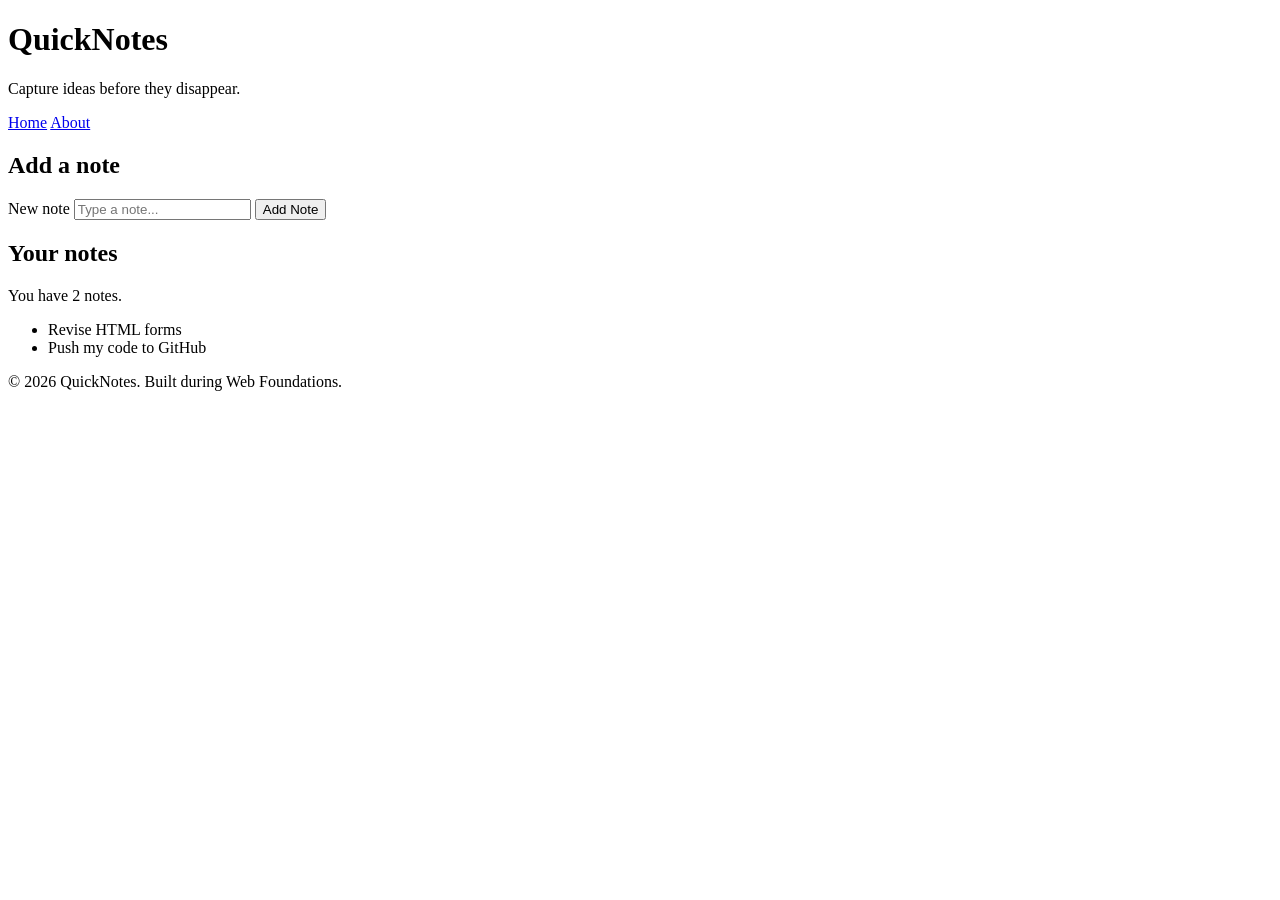
<file: day1/index.html>
<!DOCTYPE html>
<html lang="en">
  <head>
    <meta charset="UTF-8" />
    <meta name="viewport" content="width=device-width, initial-scale=1.0" />
    <title>QuickNotes</title>
  </head>
  <body>
    <header>
      <h1>QuickNotes</h1>
      <p>Capture ideas before they disappear.</p>
      <nav>
        <a href="index.html">Home</a>
        <a href="about.html">About</a>
      </nav>
    </header>

    <main>
      <section>
        <h2>Add a note</h2>
        <form id="note-form">
          <label for="note-input">New note</label>
          <input type="text" id="note-input" placeholder="Type a note..." />
          <button type="submit">Add Note</button>
        </form>
      </section>

      <section>
        <h2>Your notes</h2>
        <p id="note-count">You have 2 notes.</p>
        <ul id="notes-list">
          <li>Revise HTML forms</li>
          <li>Push my code to GitHub</li>
        </ul>
      </section>
    </main>

    <footer>
      <p>&copy; 2026 QuickNotes. Built during Web Foundations.</p>
    </footer>
  </body>
</html>
</file>
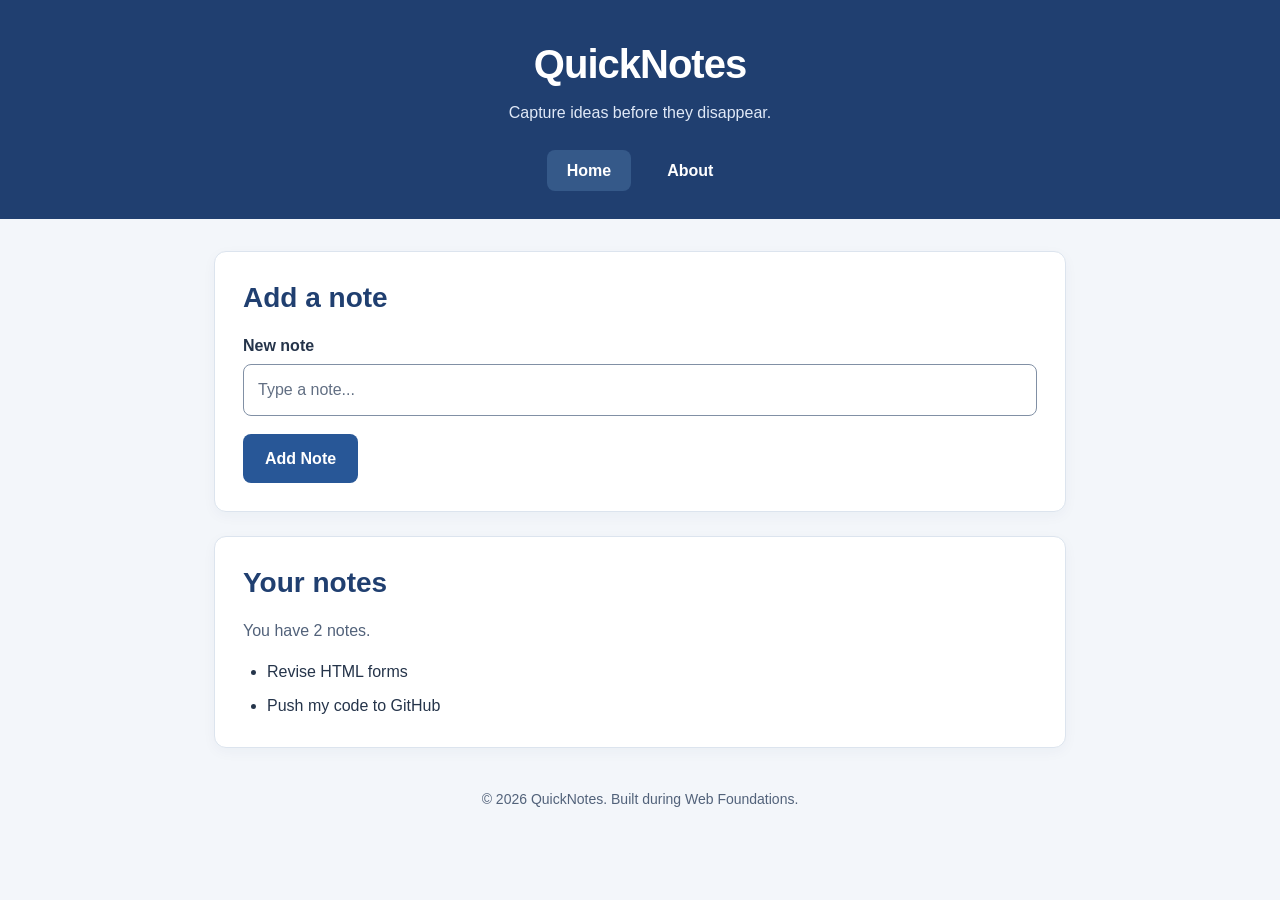
<file: day2/index.html>
<!DOCTYPE html>
<html lang="en">
  <head>
    <meta charset="UTF-8" />
    <meta name="viewport" content="width=device-width, initial-scale=1.0" />
    <title>QuickNotes</title>
    <link rel="stylesheet" href="style.css" />
  </head>
  <body>
    <header>
      <h1>QuickNotes</h1>
      <p>Capture ideas before they disappear.</p>
      <nav>
        <a href="index.html" aria-current="page">Home</a>
        <a href="about.html">About</a>
      </nav>
    </header>

    <main>
      <section>
        <h2>Add a note</h2>
        <form id="note-form">
          <label for="note-input">New note</label>
          <input type="text" id="note-input" placeholder="Type a note..." />
          <button type="submit">Add Note</button>
        </form>
      </section>

      <section>
        <h2>Your notes</h2>
        <p id="note-count">You have 2 notes.</p>
        <ul id="notes-list">
          <li>Revise HTML forms</li>
          <li>Push my code to GitHub</li>
        </ul>
      </section>
    </main>

    <footer>
      <p>&copy; 2026 QuickNotes. Built during Web Foundations.</p>
    </footer>
  </body>
</html>
</file>
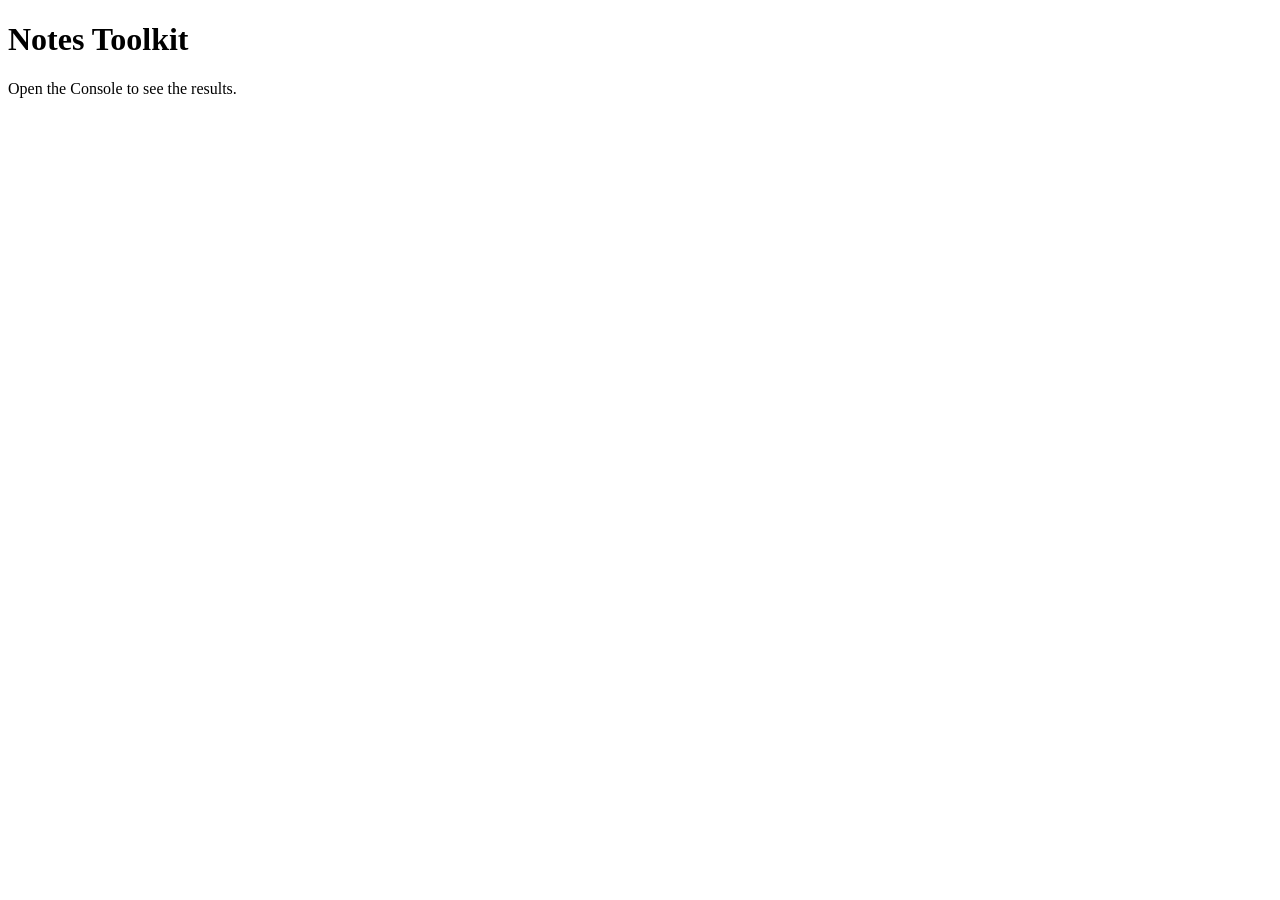
<file: day3/index.html>
<!DOCTYPE html>
<html lang="en">
  <head>
    <meta charset="UTF-8" />
    <meta name="viewport" content="width=device-width, initial-scale=1.0" />
    <title>Notes Toolkit</title>
    <script src="script.js" defer></script>
  </head>
  <body>
    <h1>Notes Toolkit</h1>
    <p>Open the Console to see the results.</p>
  </body>
</html>
</file>
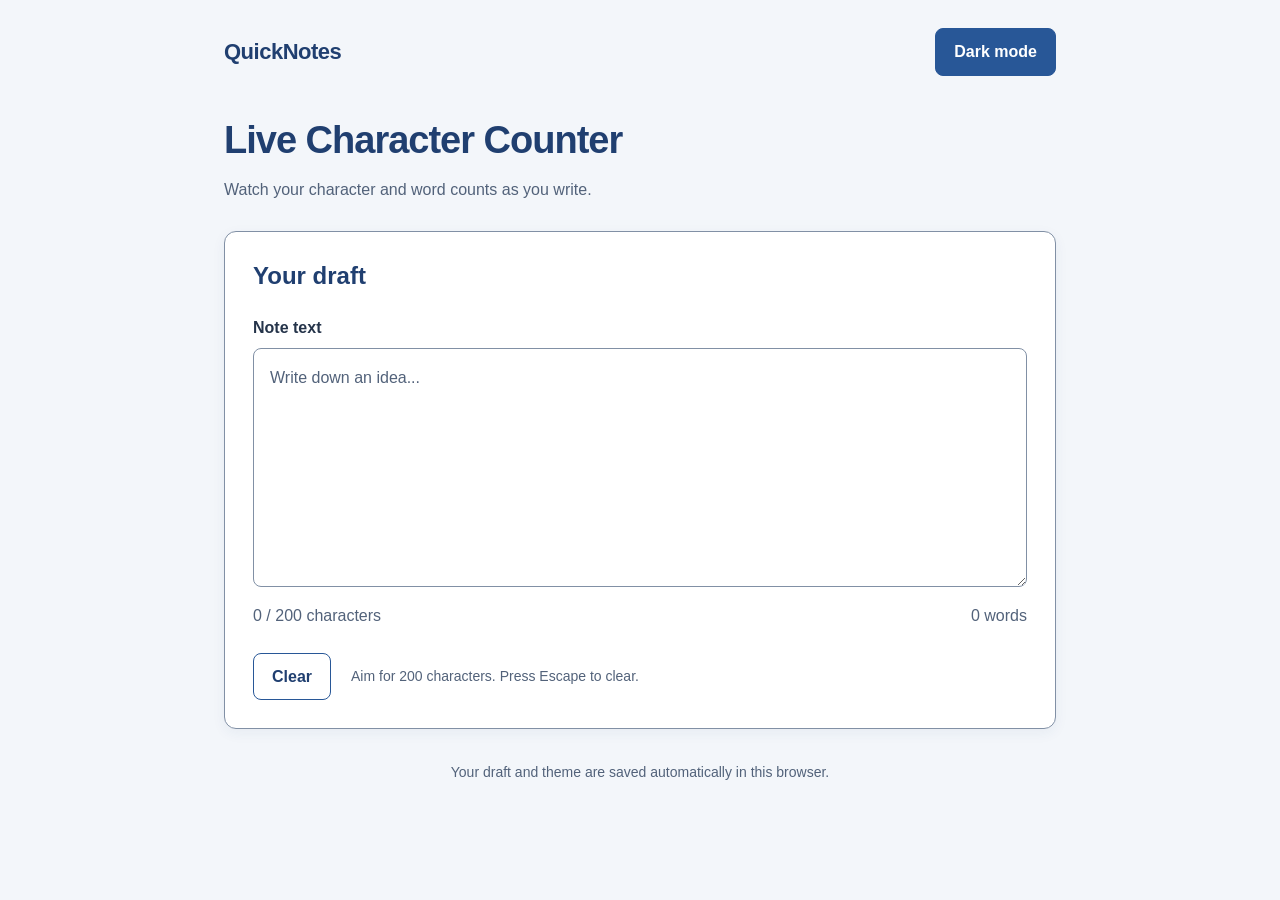
<file: day4/index.html>
<!DOCTYPE html>
<html lang="en">
  <head>
    <meta charset="UTF-8" />
    <meta name="viewport" content="width=device-width, initial-scale=1.0" />
    <title>QuickNotes — Live Character Counter</title>
    <link rel="stylesheet" href="style.css" />
    <script src="script.js" defer></script>
  </head>
  <body>
    <header class="site-header">
      <p class="brand">QuickNotes</p>
      <button id="theme-toggle" type="button">Dark mode</button>
    </header>

    <main>
      <h1>Live Character Counter</h1>
      <p class="intro">Watch your character and word counts as you write.</p>

      <section class="editor" aria-labelledby="draft-heading">
        <h2 id="draft-heading">Your draft</h2>
        <label for="note-text">Note text</label>
        <!-- Allow more than 200 characters so the over-limit style can appear. -->
        <textarea
          id="note-text"
          rows="8"
          placeholder="Write down an idea..."
          aria-describedby="char-count word-count note-hint"
        ></textarea>

        <div class="counters" aria-live="polite" aria-atomic="true">
          <p id="char-count">0 / 200 characters</p>
          <p id="word-count">0 words</p>
        </div>

        <div class="editor-actions">
          <button id="clear-btn" class="secondary" type="button">Clear</button>
          <p id="note-hint">Aim for 200 characters. Press Escape to clear.</p>
        </div>
      </section>
    </main>

    <footer>
      <p>Your draft and theme are saved automatically in this browser.</p>
    </footer>
  </body>
</html>
</file>
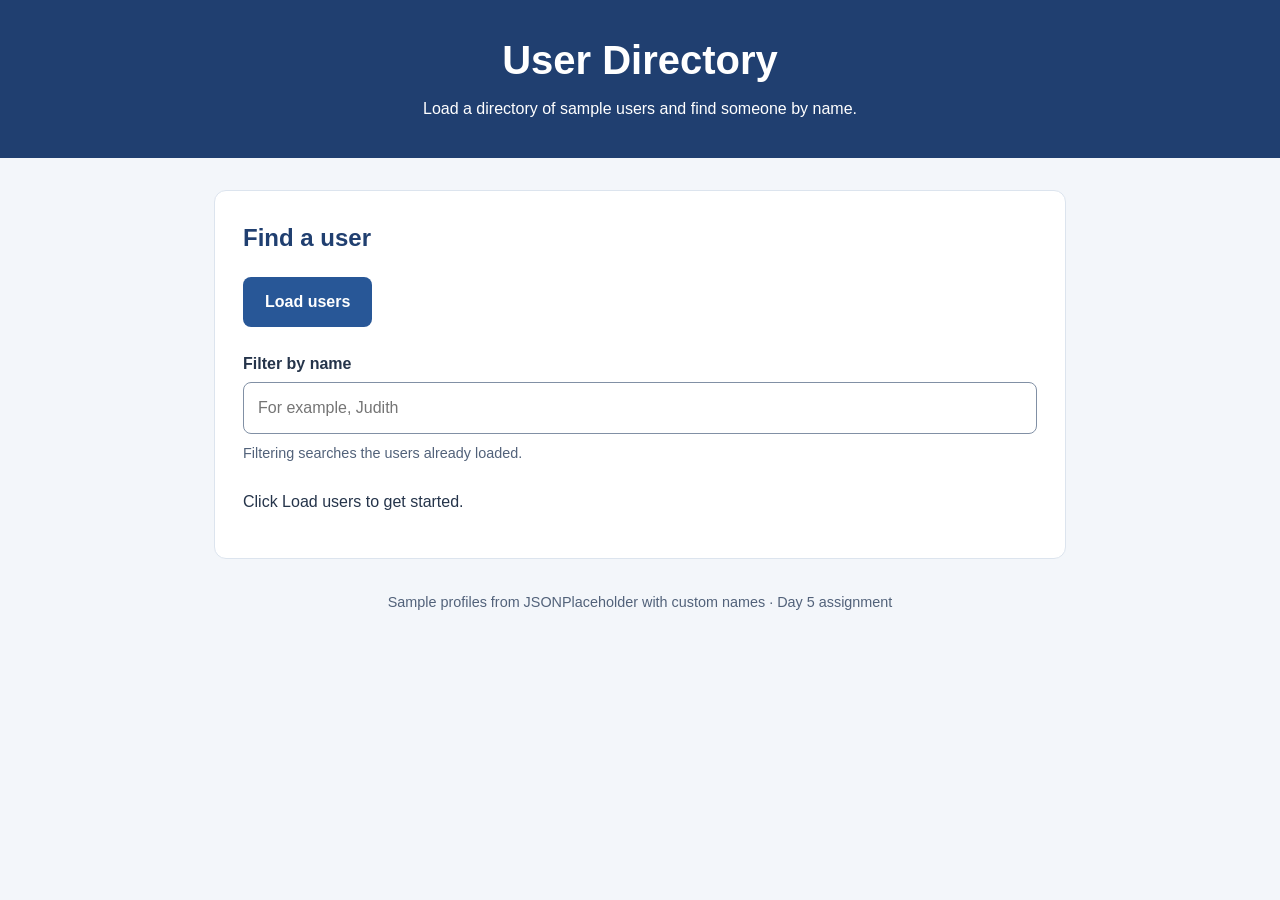
<file: day5/index.html>
<!DOCTYPE html>
<html lang="en">
  <head>
    <meta charset="UTF-8" />
    <meta name="viewport" content="width=device-width, initial-scale=1.0" />
    <title>User Directory</title>
    <link rel="stylesheet" href="style.css" />
    <script src="users.js" defer></script>
  </head>
  <body>
    <header>
      <h1>User Directory</h1>
      <p>Load a directory of sample users and find someone by name.</p>
    </header>

    <main>
      <section aria-labelledby="directory-heading">
        <h2 id="directory-heading">Find a user</h2>
        <button id="load-users" type="button">Load users</button>

        <div class="filter-field">
          <label for="filter-input">Filter by name</label>
          <input
            id="filter-input"
            type="search"
            placeholder="For example, Judith"
            aria-describedby="filter-hint"
          />
          <p id="filter-hint">Filtering searches the users already loaded.</p>
        </div>

        <p id="status" role="status" aria-live="polite" aria-atomic="true">
          Click Load users to get started.
        </p>
        <ul id="users-list" aria-label="Users"></ul>
      </section>
    </main>

    <footer>
      <p>Sample profiles from JSONPlaceholder with custom names · Day 5 assignment</p>
    </footer>
  </body>
</html>
</file>
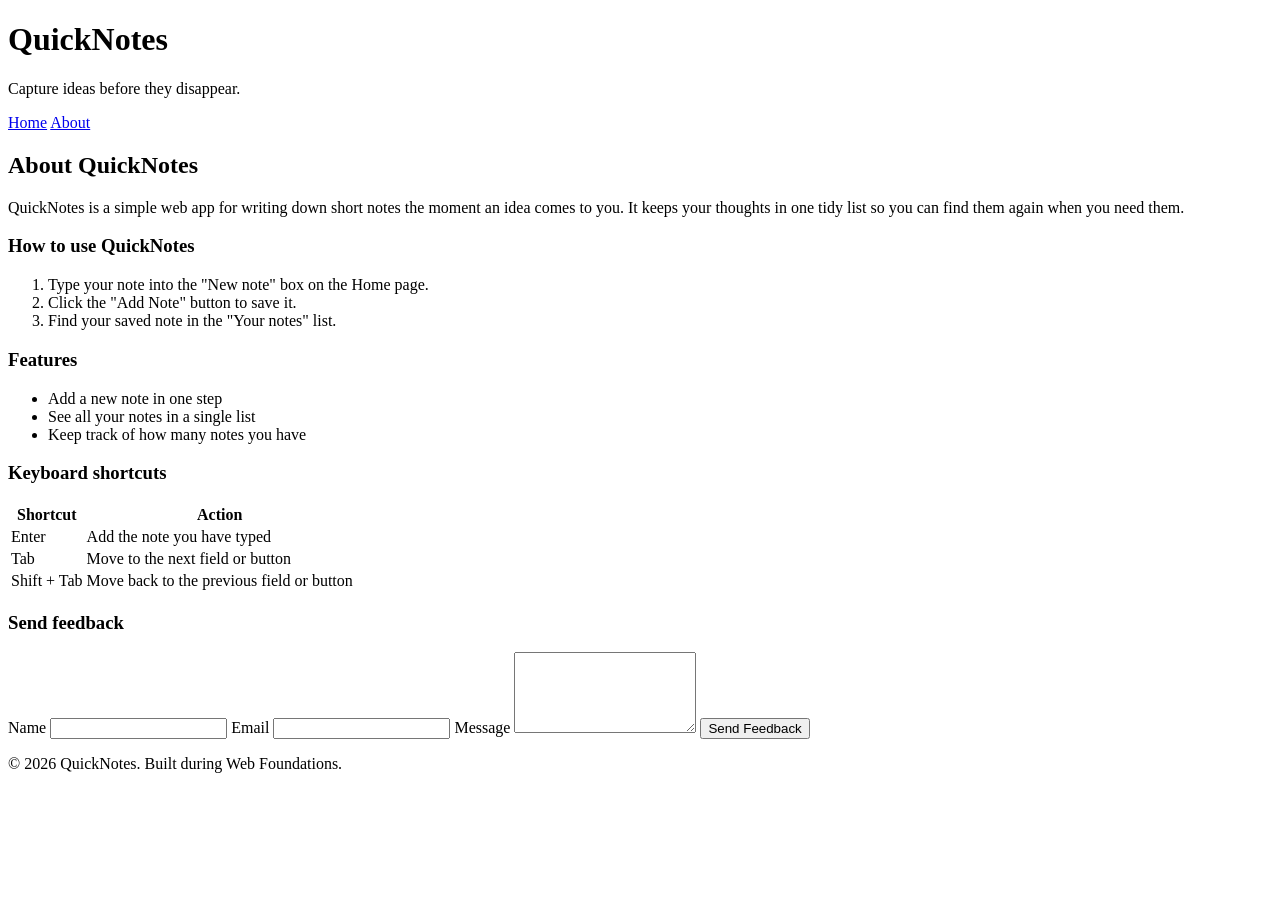
<file: day1/about.html>
<!DOCTYPE html>
<html lang="en">
  <head>
    <meta charset="UTF-8" />
    <meta name="viewport" content="width=device-width, initial-scale=1.0" />
    <title>About QuickNotes</title>
  </head>
  <body>
    <header>
      <h1>QuickNotes</h1>
      <p>Capture ideas before they disappear.</p>
      <nav>
        <a href="index.html">Home</a>
        <a href="about.html">About</a>
      </nav>
    </header>

    <main>
      <h2>About QuickNotes</h2>
      <p>
        QuickNotes is a simple web app for writing down short notes the moment
        an idea comes to you. It keeps your thoughts in one tidy list so you
        can find them again when you need them.
      </p>

      <section>
        <h3>How to use QuickNotes</h3>
        <ol>
          <li>Type your note into the "New note" box on the Home page.</li>
          <li>Click the "Add Note" button to save it.</li>
          <li>Find your saved note in the "Your notes" list.</li>
        </ol>
      </section>

      <section>
        <h3>Features</h3>
        <ul>
          <li>Add a new note in one step</li>
          <li>See all your notes in a single list</li>
          <li>Keep track of how many notes you have</li>
        </ul>
      </section>

      <section>
        <h3>Keyboard shortcuts</h3>
        <table>
          <thead>
            <tr>
              <th>Shortcut</th>
              <th>Action</th>
            </tr>
          </thead>
          <tbody>
            <tr>
              <td>Enter</td>
              <td>Add the note you have typed</td>
            </tr>
            <tr>
              <td>Tab</td>
              <td>Move to the next field or button</td>
            </tr>
            <tr>
              <td>Shift + Tab</td>
              <td>Move back to the previous field or button</td>
            </tr>
          </tbody>
        </table>
      </section>

      <section>
        <h3>Send feedback</h3>
        <form id="feedback-form">
          <label for="name">Name</label>
          <input type="text" id="name" name="name" required />

          <label for="email">Email</label>
          <input type="email" id="email" name="email" required />

          <label for="message">Message</label>
          <textarea id="message" name="message" rows="5" required></textarea>

          <button type="submit">Send Feedback</button>
        </form>
      </section>
    </main>

    <footer>
      <p>&copy; 2026 QuickNotes. Built during Web Foundations.</p>
    </footer>
  </body>
</html>
</file>
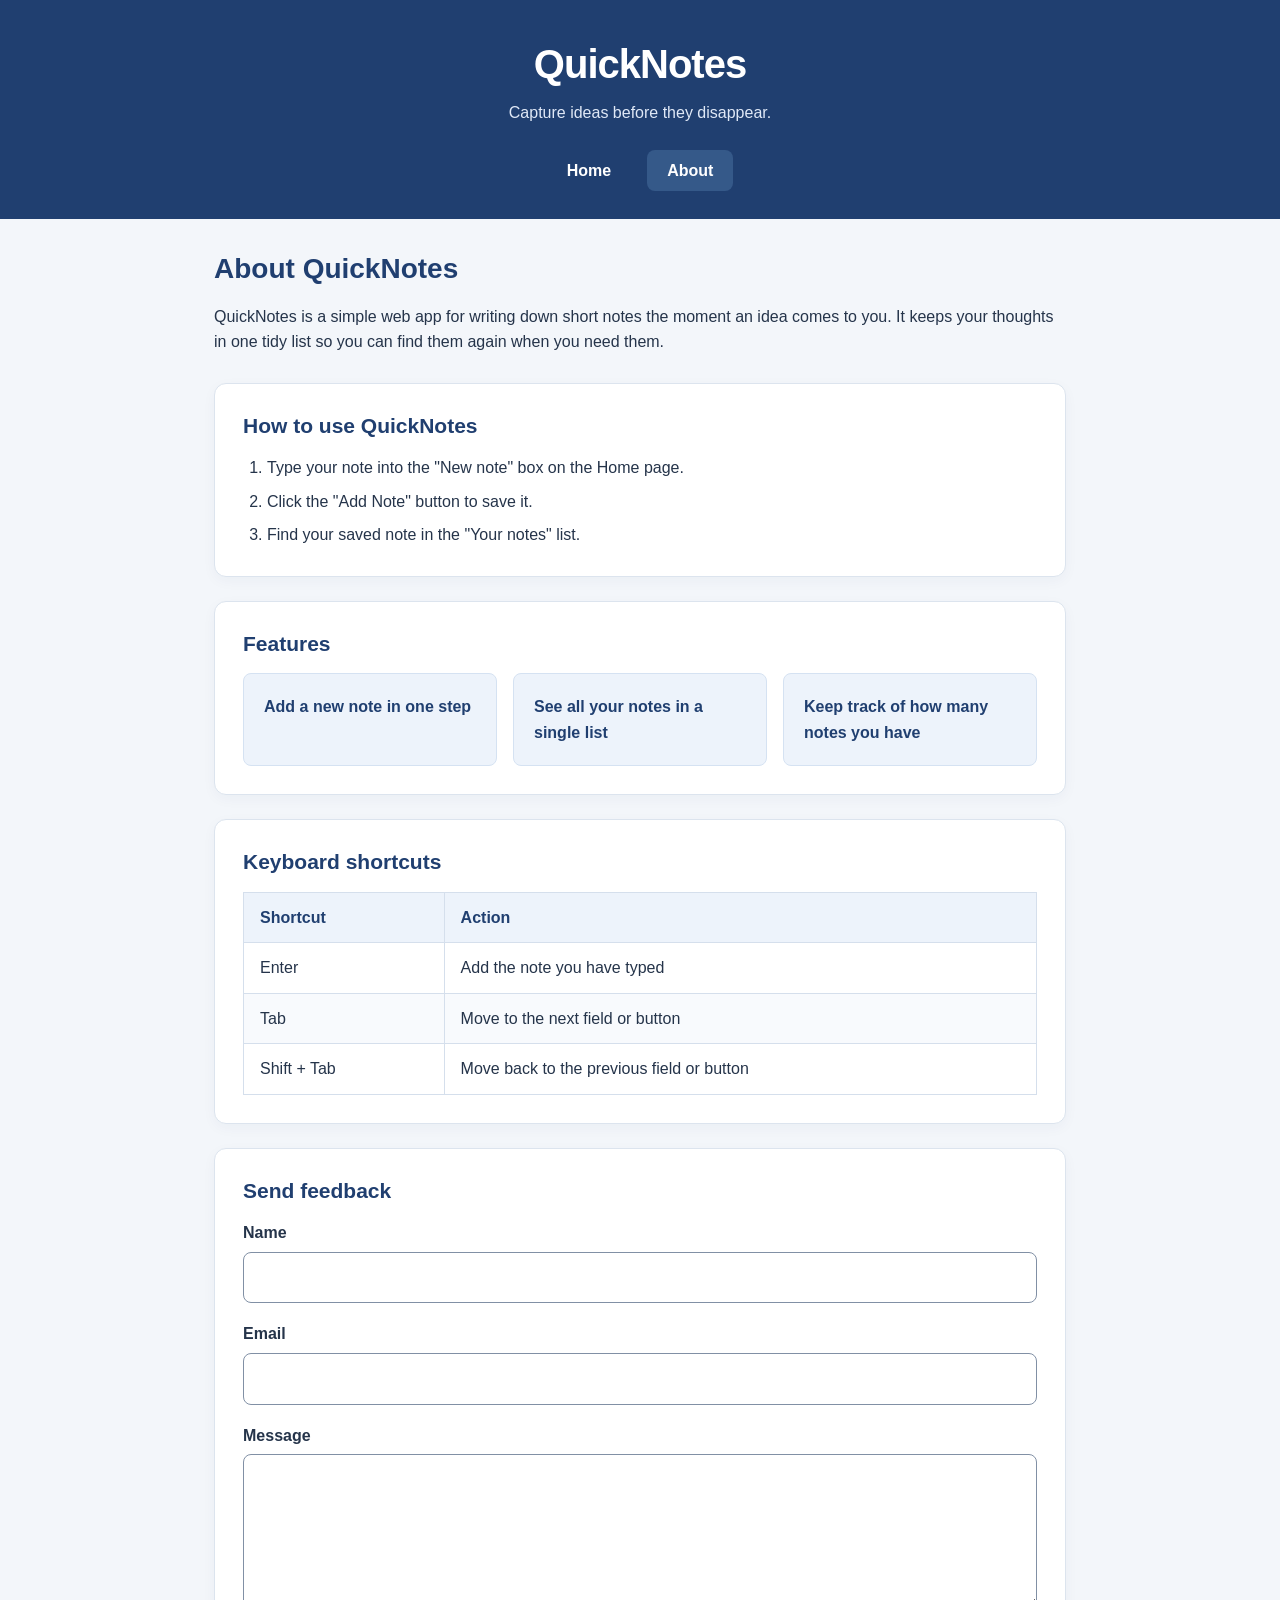
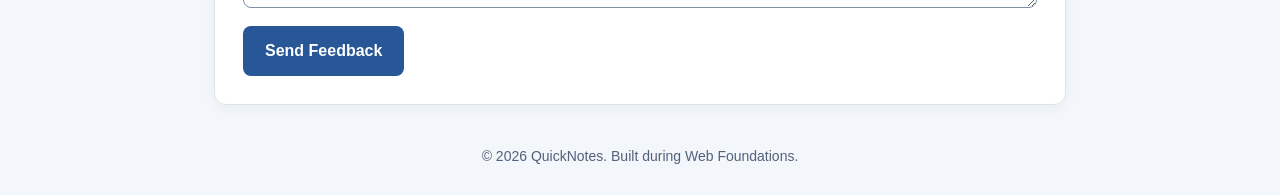
<file: day2/about.html>
<!DOCTYPE html>
<html lang="en">
  <head>
    <meta charset="UTF-8" />
    <meta name="viewport" content="width=device-width, initial-scale=1.0" />
    <title>About QuickNotes</title>
    <link rel="stylesheet" href="style.css" />
  </head>
  <body>
    <header>
      <h1>QuickNotes</h1>
      <p>Capture ideas before they disappear.</p>
      <nav>
        <a href="index.html">Home</a>
        <a href="about.html" aria-current="page">About</a>
      </nav>
    </header>

    <main>
      <h2>About QuickNotes</h2>
      <p>
        QuickNotes is a simple web app for writing down short notes the moment
        an idea comes to you. It keeps your thoughts in one tidy list so you
        can find them again when you need them.
      </p>

      <section>
        <h3>How to use QuickNotes</h3>
        <ol>
          <li>Type your note into the "New note" box on the Home page.</li>
          <li>Click the "Add Note" button to save it.</li>
          <li>Find your saved note in the "Your notes" list.</li>
        </ol>
      </section>

      <section>
        <h3>Features</h3>
        <ul class="features">
          <li>Add a new note in one step</li>
          <li>See all your notes in a single list</li>
          <li>Keep track of how many notes you have</li>
        </ul>
      </section>

      <section>
        <h3>Keyboard shortcuts</h3>
        <table>
          <thead>
            <tr>
              <th>Shortcut</th>
              <th>Action</th>
            </tr>
          </thead>
          <tbody>
            <tr>
              <td>Enter</td>
              <td>Add the note you have typed</td>
            </tr>
            <tr>
              <td>Tab</td>
              <td>Move to the next field or button</td>
            </tr>
            <tr>
              <td>Shift + Tab</td>
              <td>Move back to the previous field or button</td>
            </tr>
          </tbody>
        </table>
      </section>

      <section>
        <h3>Send feedback</h3>
        <form id="feedback-form">
          <label for="name">Name</label>
          <input type="text" id="name" name="name" required />

          <label for="email">Email</label>
          <input type="email" id="email" name="email" required />

          <label for="message">Message</label>
          <textarea id="message" name="message" rows="5" required></textarea>

          <button type="submit">Send Feedback</button>
        </form>
      </section>
    </main>

    <footer>
      <p>&copy; 2026 QuickNotes. Built during Web Foundations.</p>
    </footer>
  </body>
</html>
</file>
<file: day2/style.css>
/* Include padding and borders in every element's width. */
*,
*::before,
*::after {
  box-sizing: border-box;
}

body {
  margin: 0;
  background-color: #f3f6fa;
  color: #25344a;
  font-family: "Segoe UI", Arial, sans-serif;
  font-size: 16px;
  line-height: 1.6;
}

/* Shared header and navigation for both pages. */
header {
  padding: 40px 24px 28px;
  background-color: #203f70;
  color: #ffffff;
  text-align: center;
}

header h1 {
  margin: 0;
  font-size: 40px;
  line-height: 1.2;
  letter-spacing: -1px;
}

header p {
  margin: 12px 0 24px;
  color: #e0e9f7;
}

nav {
  display: flex;
  justify-content: center;
  gap: 16px;
}

nav a {
  padding: 8px 20px;
  border-radius: 8px;
  color: #ffffff;
  font-weight: 600;
  text-decoration: none;
  transition: background-color 180ms ease;
}

nav a[aria-current="page"] {
  background-color: #355989;
}

nav a:hover {
  background-color: #496d9e;
}

/* A readable content width with white section cards. */
main {
  max-width: 900px;
  margin: 32px auto;
  padding: 0 24px;
}

section {
  margin-bottom: 24px;
  padding: 28px;
  border: 1px solid #dce4ee;
  border-radius: 12px;
  background-color: #ffffff;
  box-shadow: 0 4px 14px rgba(32, 63, 112, 0.04);
}

h2,
h3 {
  margin: 0 0 16px;
  color: #203f70;
  line-height: 1.3;
}

h2 {
  font-size: 28px;
}

h3 {
  font-size: 21px;
}

main > p {
  margin: 0 0 28px;
}

ol,
ul {
  margin: 0;
  padding-left: 24px;
}

li + li {
  margin-top: 8px;
}

#note-count {
  margin: 0 0 16px;
  color: #52627a;
}

/* Grid automatically adjusts the number of feature cards. */
.features {
  display: grid;
  grid-template-columns: repeat(auto-fit, minmax(180px, 1fr));
  gap: 16px;
  padding: 0;
  list-style: none;
}

.features li {
  margin: 0;
  padding: 20px;
  border: 1px solid #d5e2f2;
  border-radius: 8px;
  background-color: #edf3fb;
  color: #203f70;
  font-weight: 600;
}

/* Full-width table with borders on every cell. */
table {
  width: 100%;
  border-collapse: collapse;
  text-align: left;
}

th,
td {
  padding: 12px 16px;
  border: 1px solid #d5dfec;
  vertical-align: top;
  overflow-wrap: anywhere;
}

th {
  background-color: #edf3fb;
  color: #203f70;
}

th:first-child,
td:first-child {
  white-space: nowrap;
}

tbody tr:nth-child(even) {
  background-color: #f8fafd;
}

/* Stack labels, fields and buttons vertically. */
form {
  display: flex;
  flex-direction: column;
}

label {
  margin-bottom: 6px;
  font-weight: 600;
}

input,
textarea {
  width: 100%;
  margin-bottom: 18px;
  padding: 12px 14px;
  border: 1px solid #8190a5;
  border-radius: 8px;
  background-color: #ffffff;
  color: #25344a;
  font: inherit;
}

input::placeholder {
  color: #626f83;
}

textarea {
  min-height: 140px;
  resize: vertical;
}

button {
  align-self: flex-start;
  padding: 12px 22px;
  border: 0;
  border-radius: 8px;
  background-color: #285797;
  color: #ffffff;
  font: inherit;
  font-weight: 600;
  cursor: pointer;
  transition: background-color 180ms ease, box-shadow 180ms ease;
}

button:hover {
  background-color: #203f70;
  box-shadow: 0 3px 8px rgba(32, 63, 112, 0.2);
}

/* Keep keyboard focus easy to see. */
a:focus-visible,
button:focus-visible,
input:focus-visible,
textarea:focus-visible {
  outline: 3px solid #c06b00;
  outline-offset: 3px;
}

footer {
  padding: 8px 24px 28px;
  color: #52627a;
  font-size: 14px;
  text-align: center;
}

footer p {
  margin: 0;
}

/* Smaller spacing and header text on phones. */
@media (max-width: 600px) {
  header {
    padding: 28px 16px 20px;
  }

  header h1 {
    font-size: 32px;
  }

  header p {
    margin-bottom: 20px;
  }

  main {
    margin: 24px auto;
    padding: 0 16px;
  }

  section {
    padding: 20px;
  }

  h2 {
    font-size: 24px;
  }

  th,
  td {
    padding: 10px;
  }

  button {
    width: 100%;
  }
}

@media (prefers-reduced-motion: reduce) {
  nav a,
  button {
    transition: none;
  }
}
</file>
<file: day4/style.css>
/* All theme colours live in variables. */
:root {
  --page-bg: #f3f6fa;
  --surface: #ffffff;
  --field-bg: #ffffff;
  --text: #25344a;
  --muted: #52627a;
  --heading: #203f70;
  --border: #8190a5;
  --accent: #285797;
  --accent-hover: #203f70;
  --on-accent: #ffffff;
  --soft: #edf3fb;
  --warning: #a64c00;
  --danger: #b42318;
  --focus: #c06b00;
  --shadow: rgba(32, 63, 112, 0.06);
  --color-scheme: light;
}

body.dark {
  --page-bg: #0f172a;
  --surface: #18243a;
  --field-bg: #101c30;
  --text: #e7eef8;
  --muted: #b0bfd3;
  --heading: #dbe9ff;
  --border: #6b819e;
  --accent: #97bef5;
  --accent-hover: #b4d1f8;
  --on-accent: #12223a;
  --soft: #21344f;
  --warning: #ffb454;
  --danger: #ff8a80;
  --focus: #ffb454;
  --shadow: rgba(0, 0, 0, 0.2);
  --color-scheme: dark;
}

*,
*::before,
*::after {
  box-sizing: border-box;
}

body {
  margin: 0;
  background-color: var(--page-bg);
  color: var(--text);
  color-scheme: var(--color-scheme);
  font-family: "Segoe UI", Arial, sans-serif;
  font-size: 16px;
  line-height: 1.6;
}

.site-header {
  display: flex;
  justify-content: space-between;
  align-items: center;
  gap: 16px;
  max-width: 880px;
  margin: 0 auto;
  padding: 28px 24px;
}

.brand {
  margin: 0;
  color: var(--heading);
  font-size: 22px;
  font-weight: 700;
  letter-spacing: -0.5px;
}

main {
  max-width: 880px;
  margin: 12px auto 32px;
  padding: 0 24px;
}

h1,
h2 {
  color: var(--heading);
  line-height: 1.3;
}

h1 {
  margin: 0 0 12px;
  font-size: 38px;
  letter-spacing: -1px;
}

h2 {
  margin: 0 0 24px;
  font-size: 24px;
}

.intro {
  margin: 0 0 28px;
  color: var(--muted);
}

.editor {
  padding: 28px;
  border: 1px solid var(--border);
  border-radius: 12px;
  background-color: var(--surface);
  box-shadow: 0 4px 14px var(--shadow);
}

label {
  display: block;
  margin-bottom: 8px;
  font-weight: 600;
}

textarea {
  display: block;
  width: 100%;
  min-height: 220px;
  padding: 16px;
  border: 1px solid var(--border);
  border-radius: 8px;
  background-color: var(--field-bg);
  color: var(--text);
  font: inherit;
  resize: vertical;
}

textarea::placeholder {
  color: var(--muted);
}

.counters {
  display: flex;
  justify-content: space-between;
  flex-wrap: wrap;
  gap: 8px 16px;
  margin: 16px 0 24px;
  color: var(--muted);
  font-variant-numeric: tabular-nums;
}

.counters p {
  margin: 0;
}

/* Above 180 characters, warn in orange. */
.warning {
  color: var(--warning);
}

/* This follows .warning so red takes priority above 200. */
.over {
  color: var(--danger);
  font-weight: 700;
}

.editor-actions {
  display: flex;
  align-items: center;
  flex-wrap: wrap;
  gap: 12px 20px;
}

button {
  padding: 10px 18px;
  border: 1px solid var(--accent);
  border-radius: 8px;
  background-color: var(--accent);
  color: var(--on-accent);
  font: inherit;
  font-weight: 600;
  cursor: pointer;
  transition: background-color 180ms ease, border-color 180ms ease;
}

button:hover {
  border-color: var(--accent-hover);
  background-color: var(--accent-hover);
}

button.secondary {
  background-color: var(--surface);
  color: var(--heading);
}

button.secondary:hover {
  background-color: var(--soft);
}

button:focus-visible,
textarea:focus-visible {
  outline: 3px solid var(--focus);
  outline-offset: 3px;
}

#note-hint {
  flex: 1 1 220px;
  margin: 0;
  color: var(--muted);
  font-size: 14px;
}

footer {
  padding: 0 24px 28px;
  color: var(--muted);
  font-size: 14px;
  text-align: center;
}

footer p {
  margin: 0;
}

@media (max-width: 600px) {
  .site-header {
    padding: 20px 16px;
  }

  main {
    padding: 0 16px;
  }

  h1 {
    font-size: 30px;
  }

  .editor {
    padding: 20px;
  }
}

@media (prefers-reduced-motion: reduce) {
  button {
    transition: none;
  }
}
</file>
<file: day5/style.css>
*,
*::before,
*::after {
  box-sizing: border-box;
}

body {
  margin: 0;
  background-color: #f3f6fa;
  color: #25344a;
  font-family: "Segoe UI", Arial, sans-serif;
  line-height: 1.6;
}

header {
  padding: 36px 24px;
  background-color: #203f70;
  color: #ffffff;
  text-align: center;
}

header h1 {
  margin: 0;
  font-size: 2.5rem;
  line-height: 1.2;
}

header p {
  margin: 12px 0 0;
}

main {
  max-width: 900px;
  margin: 32px auto;
  padding: 0 24px;
}

section {
  padding: 28px;
  border: 1px solid #dce4ee;
  border-radius: 12px;
  background-color: #ffffff;
}

h2 {
  margin: 0 0 20px;
  color: #203f70;
}

button {
  padding: 12px 22px;
  border: 0;
  border-radius: 8px;
  background-color: #285797;
  color: #ffffff;
  font: inherit;
  font-weight: 600;
  cursor: pointer;
  transition: background-color 180ms ease;
}

button:hover:not(:disabled) {
  background-color: #203f70;
}

button:disabled {
  background-color: #52627a;
  cursor: wait;
}

.filter-field {
  margin-top: 24px;
}

label {
  display: block;
  margin-bottom: 6px;
  font-weight: 600;
}

input {
  width: 100%;
  min-width: 0;
  padding: 12px 14px;
  border: 1px solid #8190a5;
  border-radius: 8px;
  color: #25344a;
  font: inherit;
}

button:focus-visible,
input:focus-visible {
  outline: 3px solid #c06b00;
  outline-offset: 3px;
}

#filter-hint,
footer {
  color: #52627a;
  font-size: 0.9rem;
}

#filter-hint {
  margin: 8px 0 0;
}

#status {
  margin: 24px 0 16px;
}

#status.success {
  color: #17654a;
}

#status.error {
  color: #b42318;
  font-weight: 600;
}

#users-list {
  display: grid;
  grid-template-columns: repeat(auto-fit, minmax(min(100%, 280px), 1fr));
  gap: 16px;
  margin: 0;
  padding: 0;
  list-style: none;
}

.user-card {
  padding: 20px;
  border: 1px solid #d5e2f2;
  border-radius: 8px;
  background-color: #f8fafd;
  overflow-wrap: anywhere;
}

.user-card h3 {
  margin: 0 0 12px;
  color: #203f70;
}

.user-card p {
  margin: 6px 0;
}

.empty-message {
  grid-column: 1 / -1;
  padding: 16px;
  border-radius: 8px;
  background-color: #edf3fb;
}

footer {
  padding: 0 24px 24px;
  text-align: center;
}

@media (max-width: 600px) {
  header {
    padding: 28px 16px;
  }

  header h1 {
    font-size: 2rem;
  }

  main {
    margin: 24px auto;
    padding: 0 16px;
  }

  section {
    padding: 20px;
  }

  button {
    width: 100%;
  }
}

@media (prefers-reduced-motion: reduce) {
  button {
    transition: none;
  }
}
</file>
